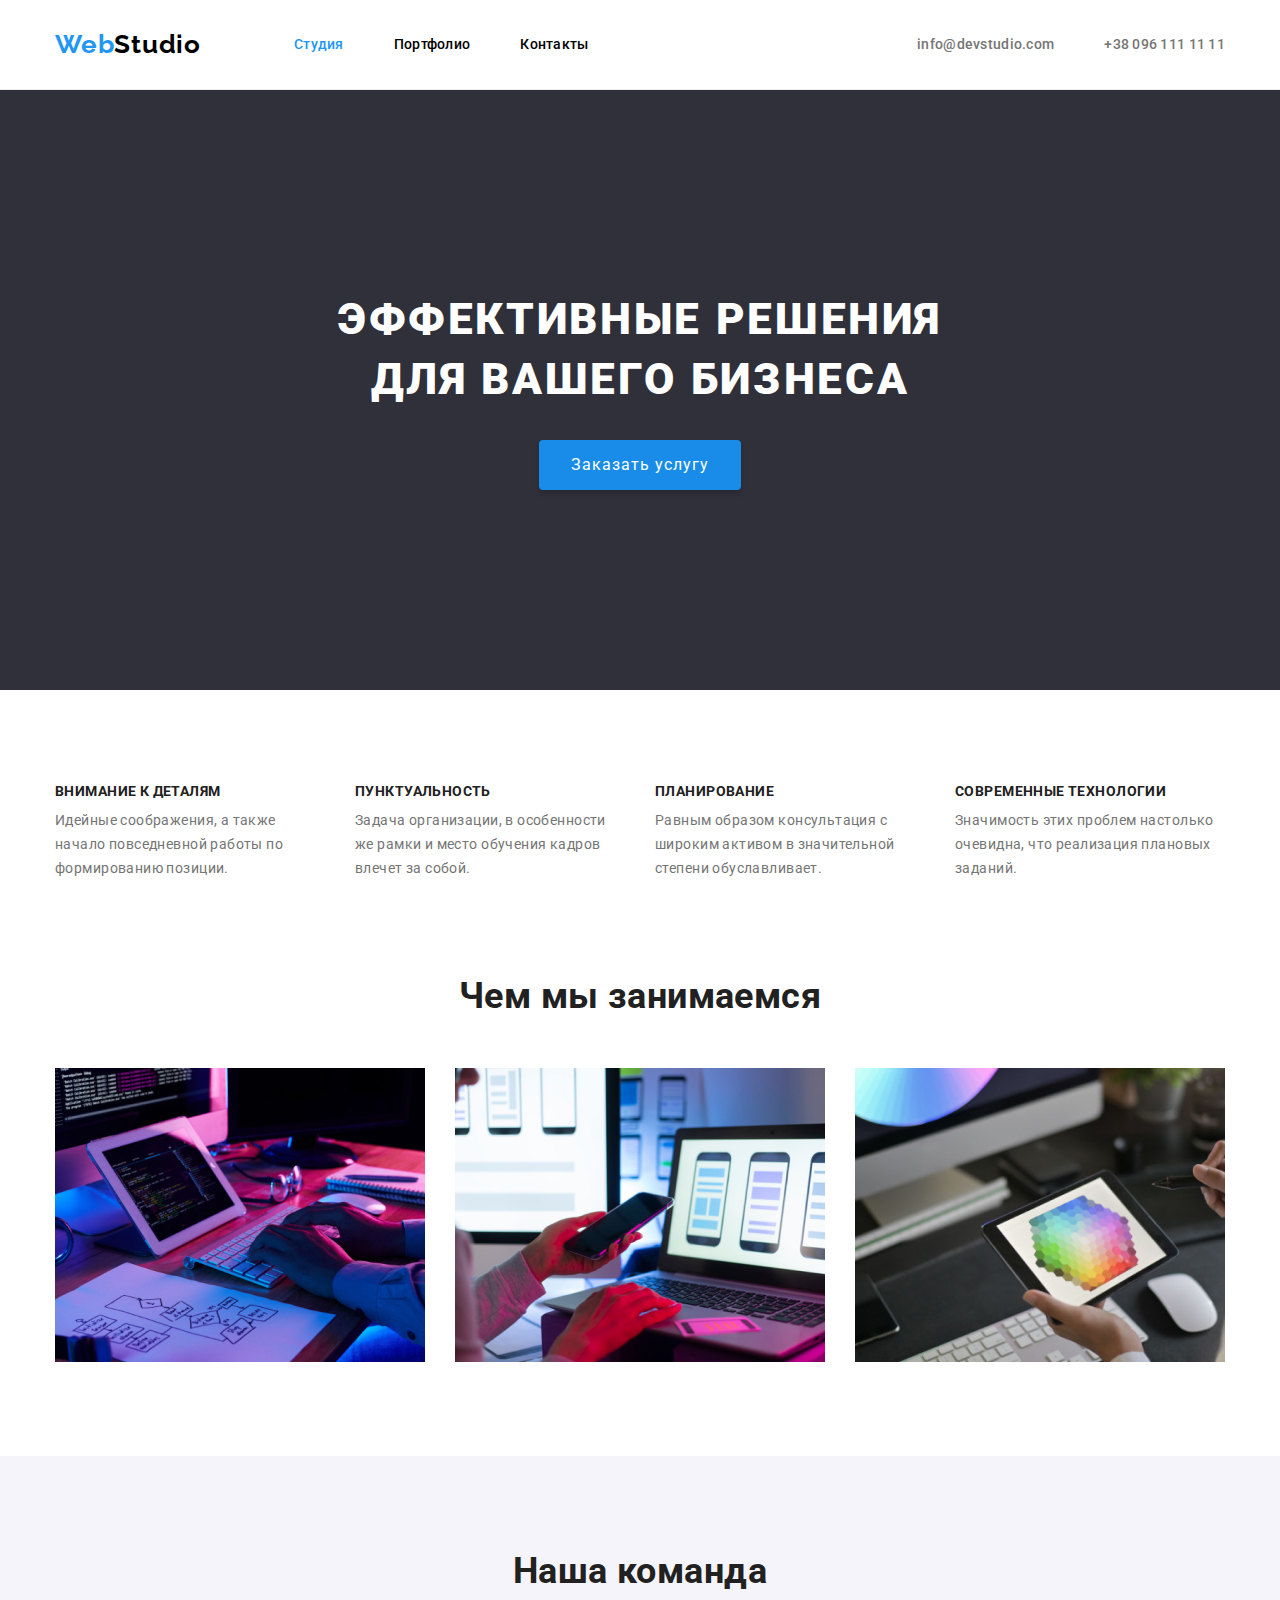
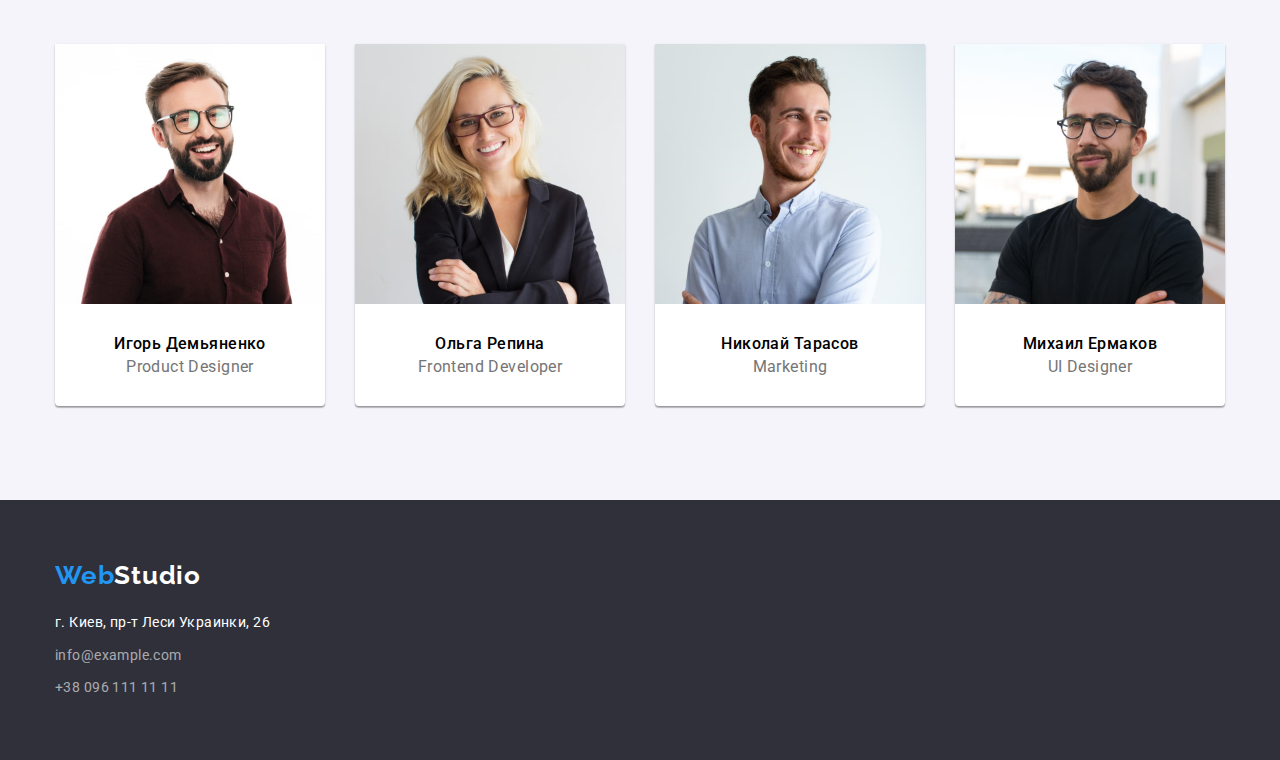
<file: index.html>
<!DOCTYPE html>
<html lang="ru">
  <head>
    <meta charset="UTF-8" />
    <meta http-equiv="X-UA-Compatible" content="IE=edge" />
    <meta name="viewport" content="width=device-width, initial-scale=1.0" />
    <title>Студія</title>
    <link rel="preconnect" href="https://fonts.googleapis.com" />
    <link rel="preconnect" href="https://fonts.gstatic.com" crossorigin />
    <link
      href="https://fonts.googleapis.com/css2?family=Raleway:wght@700&family=Roboto:wght@400;500;700;900&display=swap"
      rel="stylesheet"
    />
    <link rel="stylesheet" href="./css/modern-normalize-main/modern-normalize.css">
    <link rel="stylesheet" href="./css/styles.css">
  </head>
  <body>
    <header class="page-header">
      <div class="container">
        <div class="nav-container">
      <nav class="header-nav">
        <a class="logo-link" href="./index.html">Web<span class="logo-studio">Studio</span></a>
        <ul class="list-nav">
          <li class="item-nav-first"><a class="link-header current" href="./index.html">Студия</a></li>
          <li class="item-nav"><a class="link-header" href="./portfolio.html">Портфолио</a></li>
          <li class="item-nav"><a class="link-header" href="/">Контакты</a></li>
        </ul>
      </nav>
      <ul class="list-contact">
        <li class="item-contact-first">
          <a class="link-contact" href="emailto:info@devstudio.com">info@devstudio.com </a>
        </li>
        <li class="item-contact">
          <a class="link-contact" href="tel:+380961111111"> +38 096 111 11 11</a>
        </li>
      </ul>
    </div>
    </div>
    </header>
    <main>
      <section class="section main-page">
        <div class="container">
        <h1 class="main-title">Эффективные решения для вашего бизнеса</h1>
        <button class="support" type="button">Заказать услугу</button>
        </div>
      </section>
      <section class="section studio-facts">
        <div class="container">
        <h2 class="visually-hidden">Наши преимущества</h2>
        <ul class="facts-list" >
          <li class="facts-item">
            <h3 class="facts-title">Внимание к деталям</h3>
            <p class="facts-text" >
              Идейные соображения, а также начало повседневной работы по
              формированию позиции.
            </p>
          </li>
          <li class="facts-item">
            <h3 class="facts-title">Пунктуальность</h3>
            <p class="facts-text">
              Задача организации, в особенности же рамки и место обучения кадров
              влечет за собой.
            </p>
          </li>
          <li class="facts-item">
            <h3 class="facts-title">Планирование</h3>
            <p class="facts-text">
              Равным образом консультация с широким активом в значительной
              степени обуславливает.
            </p>
          </li>
          <li class="facts-item">
            <h3 class="facts-title">Современные технологии</h3>
            <p class="facts-text">
              Значимость этих проблем настолько очевидна, что реализация
              плановых заданий.
            </p>
          </li>
        </ul>
      </div>
      </section>
      <section class="section presentation">
        <div class="container">
        <h2 class="section-title">Чем мы занимаемся</h2>
        <ul class="list-presentation">
            <li class="item-presentation">
            <img class="image img-presentation" src="images/comp.jpg" alt="computer" width="370" height="294"
            />
          </li>
          <li class="item-presentation">
            <img class="image img-presentation" src="images/phone.jpg" alt="phone" width="370" height="294" />
          </li>
          <li class="item-presentation">
            <img class="image img-presentation" src="images/paint.jpg" alt="sxema" width="370" height="294" />
          </li>
        </ul>
      </div>
      </section>
      <section class="section team">
        <div class="container">
        <h2 class="section-title">Наша команда</h2>
        <ul class="list-team">
          <li class="team-card">
            <img class="image img-team" src="images/4.jpg" alt="igor" width="270" height="260" />
            <div class="team-text">
            <h3 class="team-name">Игорь Демьяненко</h3>
            <p class="team-desc">Product Designer</p>
          </div>
          </li>
          <li class="team-card">
            <img class="image img-team" src="images/5.jpg" alt="olga" width="270" height="260" />
            <div class="team-text">
            <h3 class="team-name">Ольга Репина</h3>
            <p class="team-desc">Frontend Developer</p>
          </div>
          </li>
          <li class="team-card">
            <img class="image img-team" src="images/6.jpg" alt="nikolai" width="270" height="260" />
            <div class="team-text">
            <h3 class="team-name">Николай Тарасов</h3>
            <p class="team-desc">Marketing</p>
          </div>
          </li>
          <li class="team-card">
            <img class="image img-team" src="images/7.jpg" alt="mike" width="270" height="260" />
            <div class="team-text">
            <h3 class="team-name">Михаил Ермаков</h3>
            <p class="team-desc">UI Designer</p>
          </div>
          </li>
        </ul>
      </div>
      </section>
    </main>
    <footer>
      <div class="container">
      <a class="logo-link" href="./index.html">Web<span class="logo-studio-footer">Studio</span></a>
      <address>
        <ul class="footer-list">
          <li class="footer-item">
            <a class="footer-link addreses" 
              href="https://bit.ly/3pXMvUd"
              target="_blank"
              rel="noopener noreferrer"
              >г. Киев, пр-т Леси Украинки, 26</a
            >
          </li>
          <li class="footer-item">
            <a class="footer-link" href="mailto:info@devstudio.com"
              >info@example.com</a
            >
          </li>
          <li class="footer-item-contact"><a class="footer-link" href="tel:+380961111111">+38 096 111 11 11</a></li>
        </ul>
      </address>
    </div>
    </footer>
  </body>
</html>
</file>
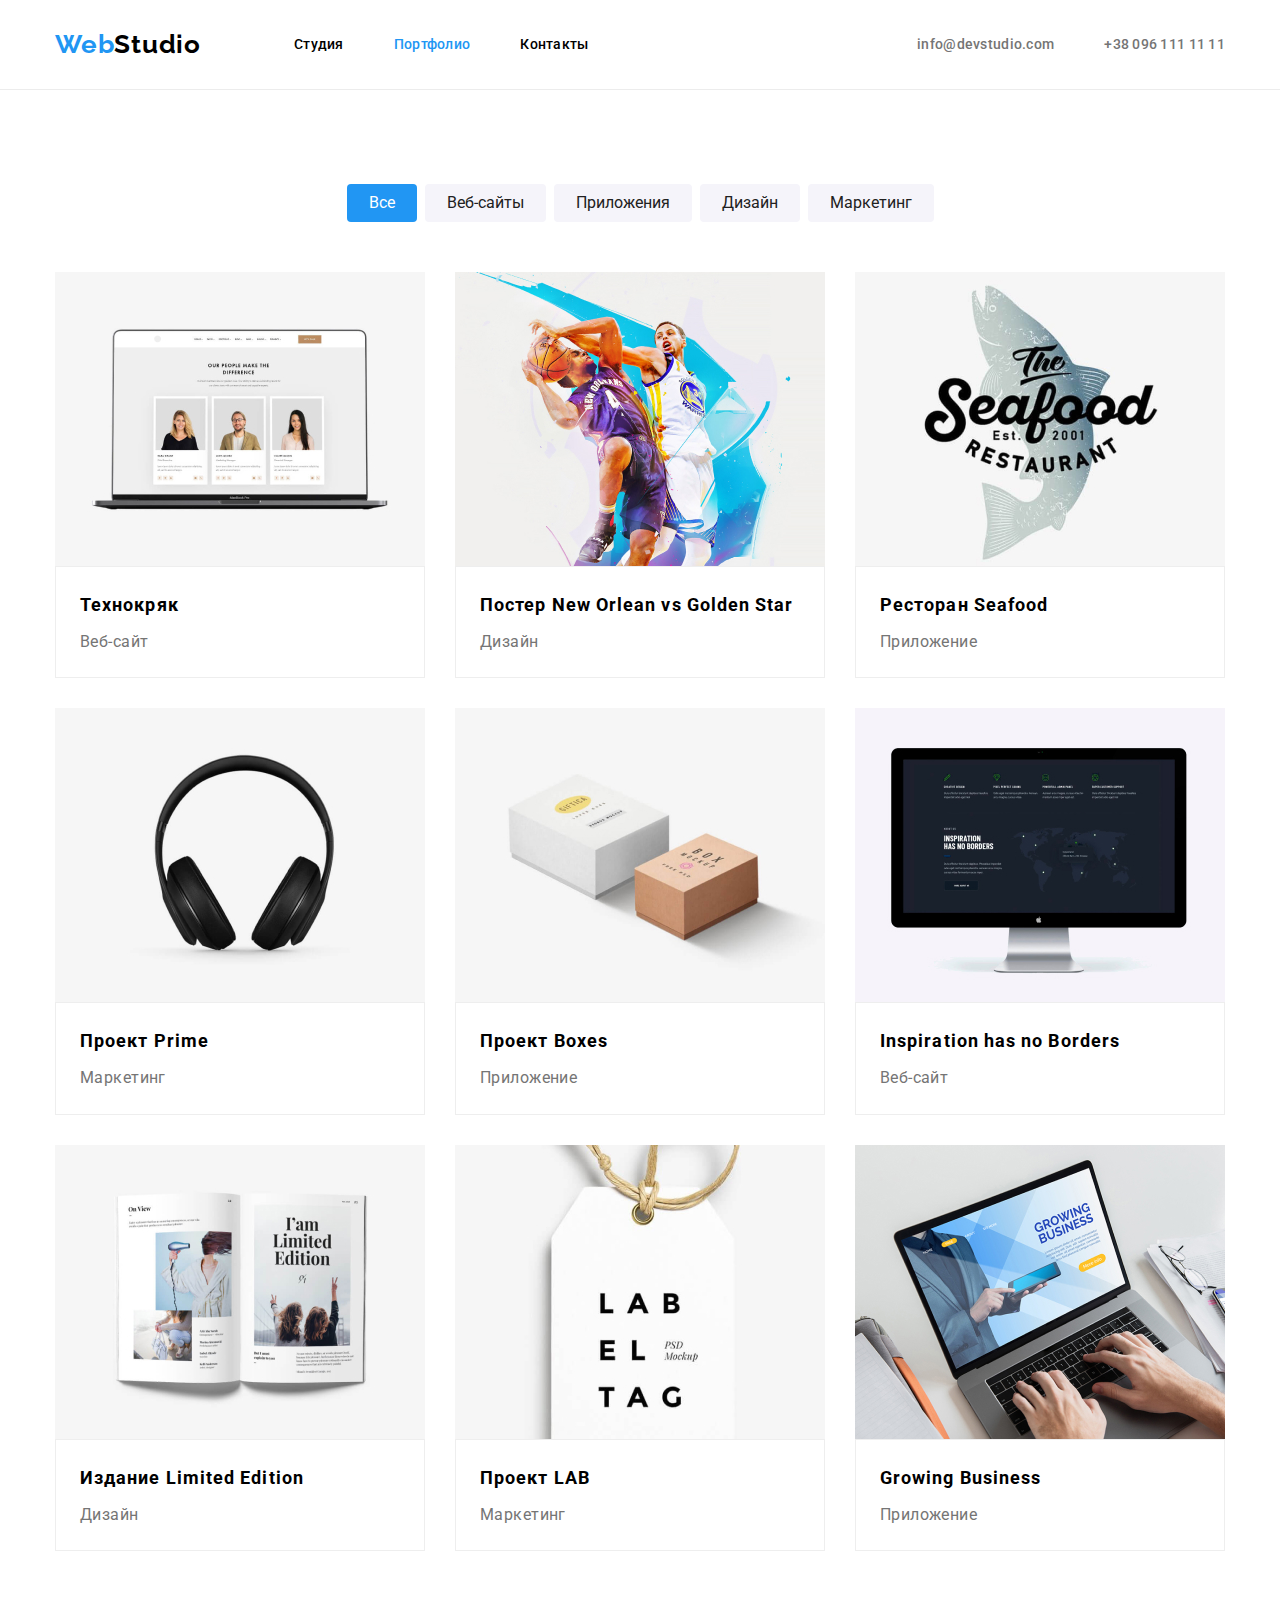
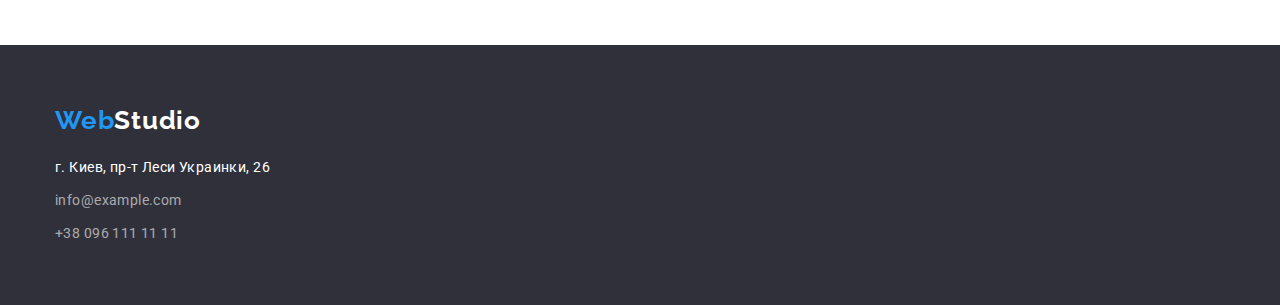
<file: portfolio.html>
<!DOCTYPE html>
<html lang="ru">
<head>
    <meta charset="UTF-8">
    <meta http-equiv="X-UA-Compatible" content="IE=edge">
    <meta name="viewport" content="width=device-width, initial-scale=1.0">
    <title>Портфолио</title>
    <link rel="preconnect" href="https://fonts.googleapis.com" />
    <link rel="preconnect" href="https://fonts.gstatic.com" crossorigin />
    <link
      href="https://fonts.googleapis.com/css2?family=Raleway:wght@700&family=Roboto:wght@400;500;700;900&display=swap"
      rel="stylesheet"
    />
    <link rel="stylesheet" href="./css/modern-normalize-main/modern-normalize.css">
    <link rel="stylesheet" href="./css/styles.css">
</head>
<body>
  <header class="page-header">
    <div class="container">
      <div class="nav-container">
    <nav class="header-nav">
      <a class="logo-link" href="./index.html">Web<span class="logo-studio">Studio</span></a>
      <ul class="list-nav">
        <li class="item-nav-first"><a class="link-header" href="./index.html">Студия</a></li>
        <li class="item-nav"><a class="link-header current" href="./portfolio.html">Портфолио</a></li>
        <li class="item-nav"><a class="link-header" href="/">Контакты</a></li>
      </ul>
    </nav>
    <ul class="list-contact">
      <li class="item-contact">
        <a class="link-contact" href="emailto:info@devstudio.com">info@devstudio.com </a>
      </li>
      <li class="item-contact">
        <a class="link-contact" href="tel:+380961111111"> +38 096 111 11 11</a>
      </li>
    </ul>
  </div>
  </div>
  </header>
      <main>
      <section class="section portfolio-section">
        <div class="container">
        <h1 class="visually-hidden">Наши Услуги</h1>
        <ul class="button-list">
            <li class="button-item">
                <button class="button-portfolio active" type="button">Все</button>
            </li>
            <li class="button-item">
                <button class="button-portfolio" type="button">Веб-сайты</button>
            </li>
            <li class="button-item">
                <button class="button-portfolio" type="button">Приложения</button>
            </li>
            <li class="button-item">
                <button class="button-portfolio" type="button">Дизайн</button>
            </li>
            <li class="button-item-last">
                <button class="button-portfolio" type="button">Маркетинг</button>
            </li>
        </ul>
        <ul class="service">
            <li class="service-card" >
                 <img class="image img-service" src="./images/persh.jpg" alt="techno_kriak" width="370" height="294">
                 <div class="service-description">
                 <h2 class="service-title">Технокряк</h2>
                 <p class="service-text">Веб-сайт</p>
                </div>
            <li class="service-card">
                 <img class="image img-service" src="./images/drugii.jpg" alt="poster" width="370" height="294">
                 <div class="service-description" >
                 <h2 class="service-title">Постер New Orlean vs Golden Star</h2>
                 <p class="service-text">Дизайн</p>
                </div>
            <li class="service-card">
                 <img class="image img-service" src="./images/tretii.jpg" alt="restoran" width="370" height="294">
                 <div class="service-description" >
                 <h2 class="service-title">Ресторан Seafood</h2>
                 <p class="service-text">Приложение</p>
                </div>
            <li class="service-card">
                 <img class="image img-service" src="./images/chetvert.jpg" alt="prime" width="370" height="294">
                 <div class="service-description" >
                 <h2 class="service-title">Проект Prime</h2>
                 <p class="service-text">Маркетинг</p>
                </div>
            <li class="service-card">
                 <img class="image img-service" src="./images/piatii.jpg" alt="boxes" width="370" height="294">
                 <div class="service-description" >
                 <h2 class="service-title">Проект Boxes</h2>
                 <p class="service-text">Приложение</p>
                </div>
            <li class="service-card">
                 <img class="image img-service" src="./images/shostii.jpg" alt="web_site" width="370" height="294">
                 <div class="service-description" >
                 <h2 class="service-title">Inspiration has no Borders</h2>
                 <p class="service-text">Веб-сайт</p>
                </div>
            <li class="service-card">
                 <img class="image img-service" src="./images/sim.jpg" alt="magasine" width="370" height="294">
                 <div class="service-description" >
                 <h2 class="service-title">Издание Limited Edition</h2>
                 <p class="service-text">Дизайн</p>
                </div>
            <li class="service-card">
                 <img class="image img-service" src="./images/osim.jpg" alt="marketing" width="370" height="294">
                 <div class="service-description" >
                 <h2 class="service-title">Проект LAB</h2>
                 <p class="service-text">Маркетинг</p>
                </div>
            <li class="service-card">
                 <img class="image img-service" src="./images/dev.jpg" alt="app" width="370" height="294">
                 <div class="service-description" >
                 <h2 class="service-title">Growing Business</h2>
                 <p class="service-text">Приложение</p>
                </div>
        </ul>
      </div>
      </section>
      </main>
      <footer>
        <div class="container">
        <a class="logo-link" href="./index.html">Web<span class="logo-studio-footer">Studio</span></a>
        <address>
          <ul class="footer-list">
            <li class="footer-item">
              <a class="footer-link addreses" 
                href="https://bit.ly/3pXMvUd"
                target="_blank"
                rel="noopener noreferrer"
                >г. Киев, пр-т Леси Украинки, 26</a
              >
            </li>
            <li class="footer-item">
              <a class="footer-link" href="mailto:info@devstudio.com"
                >info@example.com</a
              >
            </li>
            <li class="footer-item-contact"><a class="footer-link" href="tel:+380961111111">+38 096 111 11 11</a></li>
          </ul>
        </address>
      </div>
      </footer>
</body>
</html>
</file>
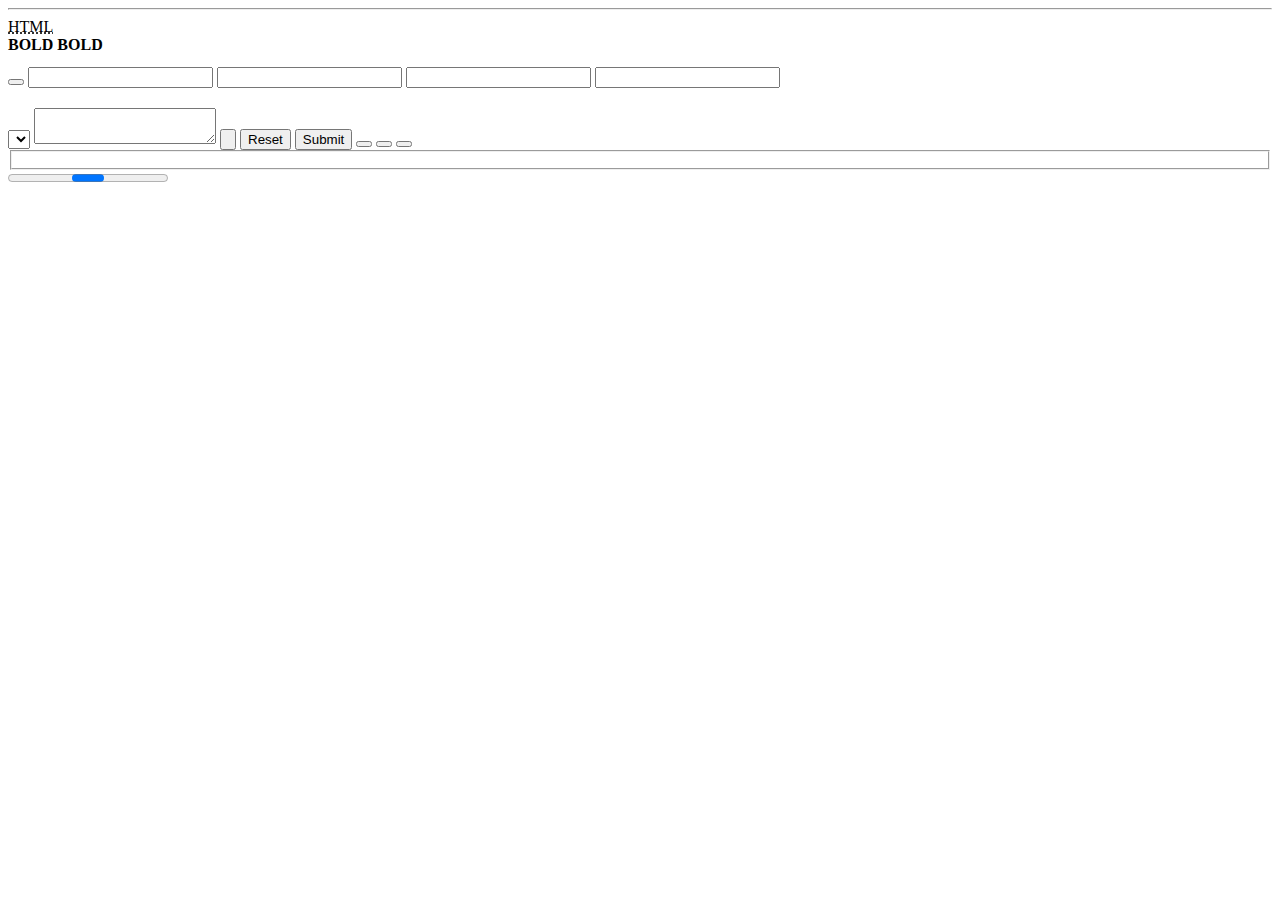
<file: css/modern-normalize-main/test/page/without-css.html>
<html>
	<body>
		<hr data-test--hr />
		<abbr data-test--abbr title="HyperText Markup Language">HTML</abbr>
		<div style="font-weight: 700">
			<b data-test--bold>BOLD</b>
			<strong data-test--bold>BOLD</strong>
		</div>
		<code data-test--code></code>
		<kbd data-test--code></kbd>
		<samp data-test--code></samp>
		<pre data-test--code></pre>
		<small data-test--small></small>
		<sub data-test--subsup></sub>
		<sup data-test--subsup></sup>
		<div style="font-family: MYCUSTOMFONT">
			<button data-test--forms-1></button>
			<input data-test--forms-1>
			<input data-test--forms-1 type="text">
			<input data-test--forms-1 type="number">
			<input data-test--forms-1 type="search">
			<optgroup data-test--forms-1></optgroup>
			<select data-test--forms-1></select>
			<textarea data-test--forms-1></textarea>
			<input data-test--forms-1 type="button">
			<input data-test--forms-1 type="reset">
			<input data-test--forms-1 type="submit">
			<button data-test--forms-1 type="button"></button>
			<button data-test--forms-1 type="reset"></button>
			<button data-test--forms-1 type="submit"></button>
			<fieldset data-test--forms-2></fieldset>
			<legend data-test--forms-2></legend>
			<progress data-test--forms-2></progress>
		</div>
		<summary data-test--interactive></summary>
	</body>
</html>
</file>
<file: css/styles.css>
/* main */
:root {
    --primary-background-color: #ffffff;
    --secondary-background-color: #f5f4fa;
    --primary-text-color: #757575;
    --secondary-text-color: #212121;
    --accent: #2196f3;
    --button-hover: #188ce8;
    --logo-color: #000000;
    --invert-text-color: #ffffff;
    --third-text-color: rgba(255, 255, 255, 0.6);
    --third-background-color: #2f303a;
  }
body{
    background-color: var(--invert-text-color);
    font-family: 'Roboto', sans-serif;
    font-size: 14px;
    line-height: 1.2;
    letter-spacing: 0.03em;
}
.visually-hidden {
    position: absolute;
    width: 1px;
    height: 1px;
    margin: -1px;
    border: 0;
    padding: 0;
    
    white-space: nowrap;
    clip-path: inset(100%);
    clip: rect(0 0 0 0);
    overflow: hidden;
  }
  .container{
    width: 1200px;
    margin-left: auto;
    margin-right: auto;
    padding-left: 15px;
    padding-right: 15px;
  }
h1, h2, h3, h4, h5, h6, p {
	margin-top: 0;
}
.image {
	display: block;
	max-width: 100%;
	height: auto;
}
html {
	box-sizing: border-box;
}
*,
*::after,
*::before {
	box-sizing: inherit;
}
.section{
  padding-top: 94px;
  padding-bottom: 94px;
}
  /* header */
  header{
    padding: 29px 0;
    border-bottom: 1px solid #ECECEC;
  }
  .nav-container{
    display: flex;
    align-items: center;
  }
  .header-nav{
    display: flex;
    margin: 0;
  }
.logo-link{
    font-family: 'Raleway';
    font-style: normal;
    font-weight: 700;
    font-size: 26px;
    line-height: 1.19;
    letter-spacing: 0.03em;
    color: var(--accent);
    text-decoration: none;
}
.logo-studio{
    color: var(--logo-color);
}
.list-nav{
  list-style: none;
  display: flex;
  margin: 0;
  margin-left: 93px;
  align-items: center;
  list-style: none;
	padding-left: 0;
}
.item-nav-first{
  margin: 0;
}
.item-nav{
  margin-left: 50px;
}
.item-nav .current {
  color: var(--accent);
}
.item-nav-first .current {
  color: var(--accent);
}
.link-header {
  text-decoration: none;
  color: var(--secondary-text-color);
  font-weight: 500;
  line-height: 1.5;
  letter-spacing: 0.02em;
	color: inherit;
  padding-top: 32px;
  padding-bottom: 32px;
}
.link-header:hover, 
.link-header:focus {
  color: var(--accent);
}
.list-contact{
  list-style: none;
	padding-left: 0;
	margin: 0;
  display: flex;
  margin-left: auto;
 }
.item-contact{
 margin-left: 50px;
}
.item-contact-first{
  margin: 0;
}
.link-contact{
  color:  var(--primary-text-color);
  line-height: 1.5;
  font-weight: 500;
  letter-spacing: 0.02em;
  text-decoration: none;
  padding-top: 32px;
  padding-bottom: 32px;
}
.link-contact:hover,
.link-contact:focus {
  color: var(--accent);
}
/* studia */
.main-page {
    background: var(--third-background-color);
    text-align: center;
    padding: 200px 0;
    margin: 0;


}
.main-title {
    font-weight: 900;
    font-size: 44px;
    line-height: 1.36;
    letter-spacing: 0.06em;
    text-transform: uppercase;
    color: var(--primary-background-color);
    margin-bottom: 30px; 
    margin-left: auto;
    margin-right: auto;
    width: 696px;
 
}
.support {
    background-color: var(--button-hover);
    box-shadow: 0px 4px 4px rgba(0, 0, 0, 0.15);
    font-size: 16px;
    line-height: 1.9;
    color: #FFFFFF;
    cursor: pointer;
    display: inline-block;
    text-align: center;
    justify-content: center;
    padding: 10px 32px ;
    letter-spacing: 0.06em;
    border-radius: 4px;
    border: 0;
    min-width: 13px;

}

.facts-list {
  list-style: none;
  display: flex;
  margin: 0;
  padding-left: 0;
  align-items: center;
  justify-content: space-between;
}
.facts-item{
  width: 270px;
}

.facts-title {
    font-size: 14px;
    line-height: 1.1;
    text-transform: uppercase;
    color: var(--secondary-text-color);
    margin-bottom: 10px;
}
.facts-text{
    line-height: 1.71;
    color: var(--primary-text-color);
    margin: 0;
}
.presentation{
  padding-top: 0;
  text-align: center;
  align-items: center;
}
.section-title{
  margin-bottom: 50px;
  font-size: 36px;
  line-height: 1.2;
  text-align: center;
  color:var(--secondary-text-color);

}
.list-presentation{
  display: flex;
  text-decoration: none;
  padding-left: 0%;
  margin-top: -30px;
  margin-left: -30px;
  margin-bottom: 0;
}
.item-presentation{
  list-style: none;
  display: inline-block;
  margin-top: 30px;
  margin-left: 30px;
  flex-basis: calc((100% - 60px) / 3);
}
.team{
  text-align: center;
  align-items: center;
  background-color: var(--secondary-background-color);
  
}
.list-team{
  text-decoration: none;
  display: flex;
  padding-left: 0%;
  margin-top: -30px;
  margin-left: -30px;
  margin-bottom: 0;
}
.team-text{
  padding-top: 30px;
  padding-bottom: 30px;
}

.team-card{
    list-style: none;
    background: var(--primary-background-color);
    box-shadow: 0px 1px 3px rgba(0, 0, 0, 0.12), 0px 1px 1px rgba(0, 0, 0, 0.14),
      0px 2px 1px rgba(0, 0, 0, 0.2);
    border-radius: 0px 0px 4px 4px;
    display: inline-block;
    justify-content: space-between;
    margin-top: 30px;
    margin-left: 30px;
    flex-basis: calc((100% - 120px) / 4);
}
.team-name {
    font-weight: 500;
    font-size: 16px;
    line-height: 1.2;
    text-align: center;
    margin-bottom: 4px;
  }
  
.team-desc {
    font-size: 16px;
    line-height: 1.2;
    text-align: center;
    margin: 0;
    color: var(--primary-text-color);
  }
  /* footer */
  footer{
    background: var(--third-background-color);
    padding-top: 60px;
    padding-bottom: 60px;
    border-bottom: var(--accent);

  }
  .logo-studio-footer{
    color: var(--invert-text-color);
  }
  address{
    font-style: normal;
    margin-top: 20px;
  }
  .footer-list{
    list-style: none;
    padding-left: 0;
    margin: 0;
  }
  .footer-item{
    list-style: none;
    margin-bottom: 9px;
  }
  .footer-item-contact{
    margin-bottom: 0;
  }
  .footer-link{
    text-decoration: none;
    line-height: 1.7;
    color:   rgba(255, 255, 255, 0.6);
  }

.addreses{
  color: var(--invert-text-color);
}
/* portfolio */
.button-list{
  display: flex;
  align-items: center;
  justify-content: center;
  list-style: none;
	padding-left: 0;
  margin: 0;
}
.button-item{
  list-style: none;
  display: inline-block;
  margin-right: 8px;
}
.button-item-last{
  margin-right: 0;
}
.button-portfolio{
    background: #F5F4FA;
    color: var(--secondary-text-color);
    font-size: 16px;
    line-height: 1.63;
    text-align: center; 
    cursor: pointer;
    border-radius: 4px;
    border: 0;
    padding: 6px 22px ;
}
.button-portfolio.active{
  background-color: var(--accent);
  color: var(--primary-background-color);
}
.button-portfolio:hover,
.button-portfolio:focus
{
    background-color: var(--accent);
    color: var(--invert-text-color);
}
.service{
  display: flex;
  flex-wrap: wrap;
  padding-left: 0;
  margin-top: 50px;
  margin-bottom: 0;
  margin-left: 0;
  margin-right: -30px;
  margin-bottom: -30px;
}

.service-card {
  list-style: none;
  flex-basis: calc((100% - 90px) / 3);
  margin-right: 30px;
  margin-bottom: 30px;
  }
  .service-description{
    padding: 20px 24px;
    border: 1px solid #EEEEEE;
  }
  .service-title {
    font-size: 18px;
    line-height: 2;
    letter-spacing: 0.06em;
    margin-bottom: 4px;
  }
.service-text{
  color: var(--primary-text-color);
  font-size: 16px;
  line-height: 1.9;
  margin: 0;
}
</file>
